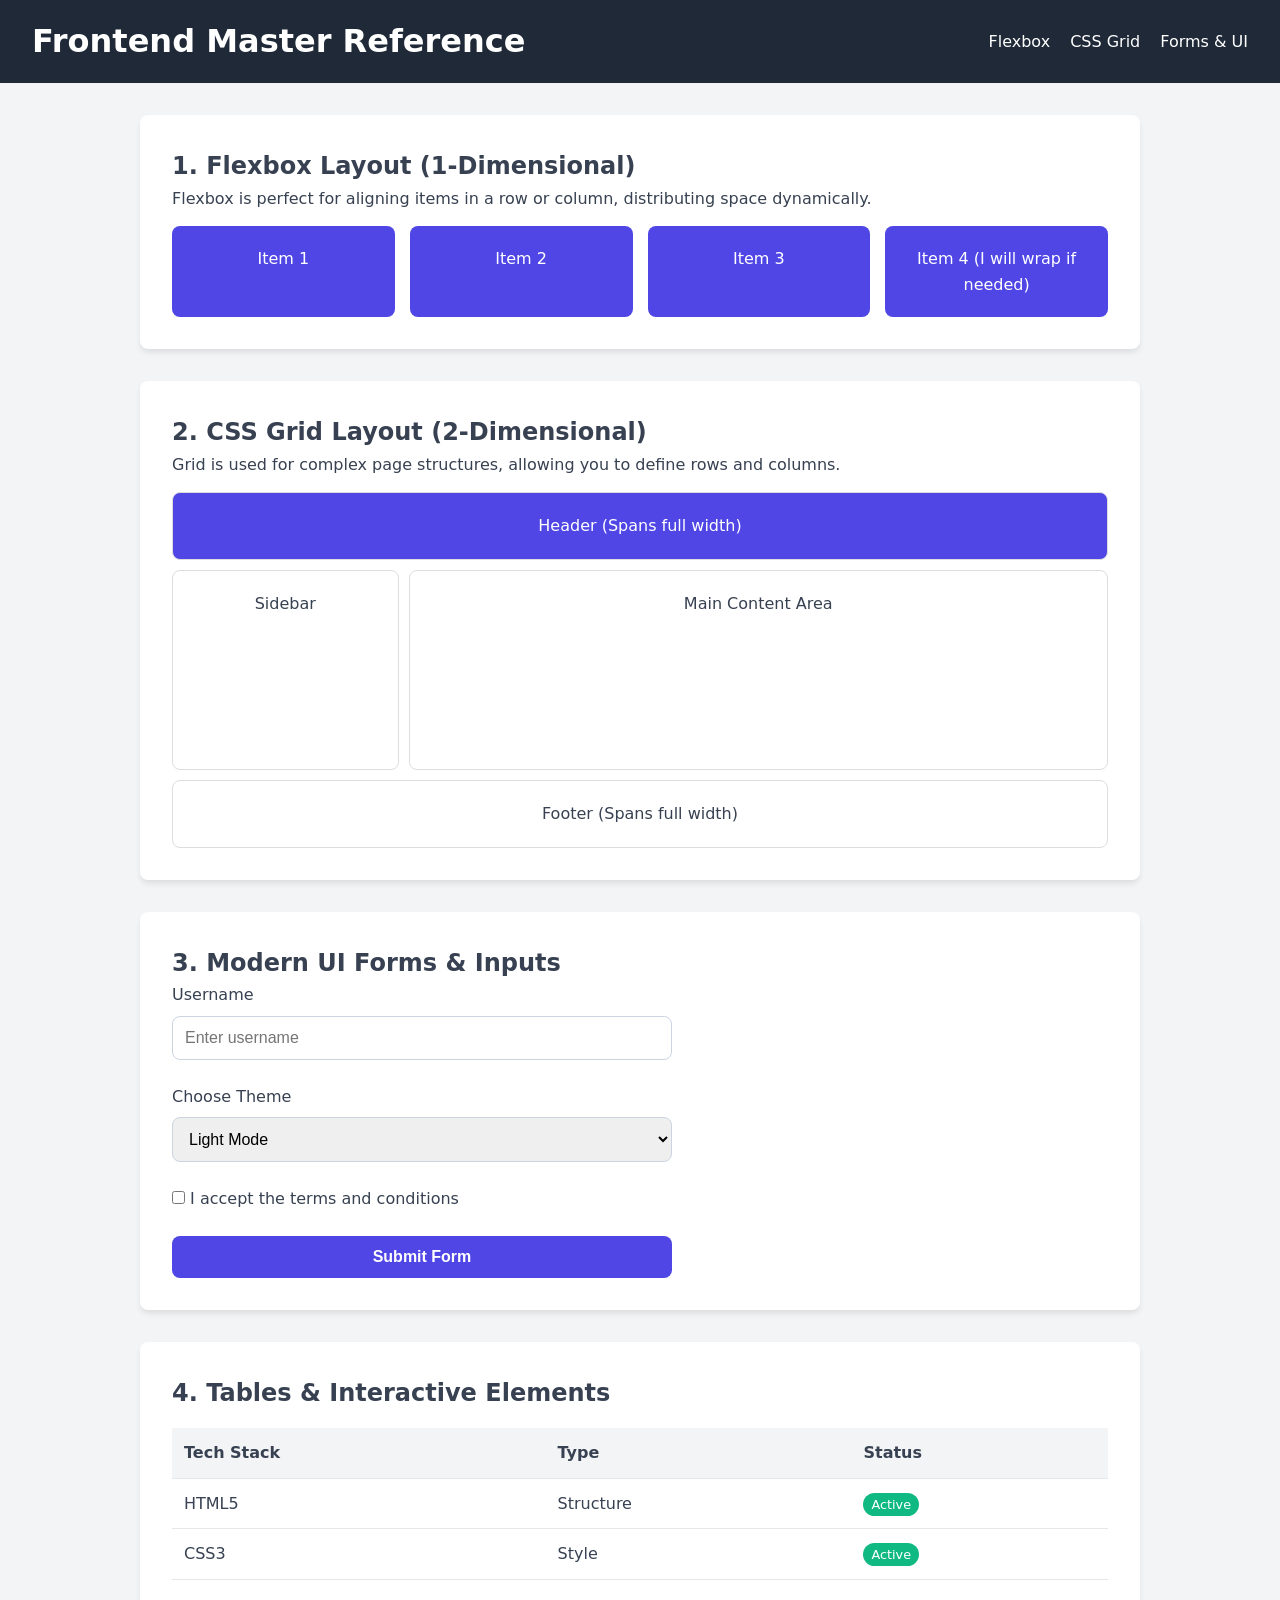
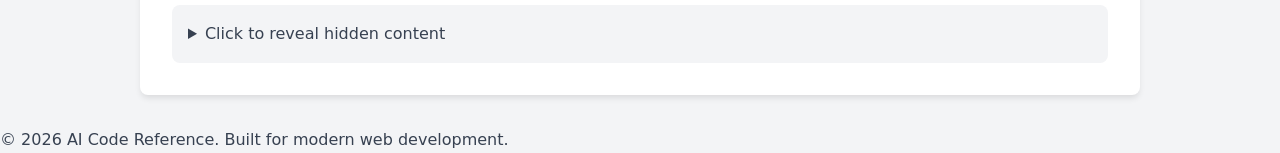
<file: HTML&CSS/index.html>
<!DOCTYPE html>
<html lang="en">
<head>
    <meta charset="UTF-8">
    <meta name="viewport" content="width=device-width, initial-scale=1.0">
    <title>Modern HTML & CSS Masterclass</title>
    <link rel="stylesheet" href="styles.css">
</head>
<body>

    <header class="main-header">
        <h1>Frontend Master Reference</h1>
        <nav>
            <ul class="nav-links">
                <li><a href="#flexbox">Flexbox</a></li>
                <li><a href="#grid">CSS Grid</a></li>
                <li><a href="#forms">Forms & UI</a></li>
            </ul>
        </nav>
    </header>

    <main>
        <section id="flexbox" class="card">
            <h2>1. Flexbox Layout (1-Dimensional)</h2>
            <p>Flexbox is perfect for aligning items in a row or column, distributing space dynamically.</p>
            
            <div class="flex-container">
                <div class="flex-item">Item 1</div>
                <div class="flex-item">Item 2</div>
                <div class="flex-item">Item 3</div>
                <div class="flex-item">Item 4 (I will wrap if needed)</div>
            </div>
        </section>

        <section id="grid" class="card">
            <h2>2. CSS Grid Layout (2-Dimensional)</h2>
            <p>Grid is used for complex page structures, allowing you to define rows and columns.</p>
            
            <div class="grid-container">
                <div class="grid-header">Header (Spans full width)</div>
                <div class="grid-sidebar">Sidebar</div>
                <div class="grid-content">Main Content Area</div>
                <div class="grid-footer">Footer (Spans full width)</div>
            </div>
        </section>

        <section id="forms" class="card">
            <h2>3. Modern UI Forms & Inputs</h2>
            <form action="#" class="modern-form">
                
                <div class="input-group">
                    <label for="username">Username</label>
                    <input type="text" id="username" placeholder="Enter username" required>
                </div>

                <div class="input-group">
                    <label for="theme">Choose Theme</label>
                    <select id="theme">
                        <option value="light">Light Mode</option>
                        <option value="dark">Dark Mode</option>
                    </select>
                </div>

                <div class="checkbox-group">
                    <input type="checkbox" id="terms">
                    <label for="terms">I accept the terms and conditions</label>
                </div>

                <button type="submit" class="btn-primary">Submit Form</button>
            </form>
        </section>

        <section class="card">
            <h2>4. Tables & Interactive Elements</h2>
            
            <table class="styled-table">
                <thead>
                    <tr>
                        <th>Tech Stack</th>
                        <th>Type</th>
                        <th>Status</th>
                    </tr>
                </thead>
                <tbody>
                    <tr>
                        <td>HTML5</td>
                        <td>Structure</td>
                        <td><span class="badge success">Active</span></td>
                    </tr>
                    <tr>
                        <td>CSS3</td>
                        <td>Style</td>
                        <td><span class="badge success">Active</span></td>
                    </tr>
                </tbody>
            </table>

            <br>
            <details class="custom-details">
                <summary>Click to reveal hidden content</summary>
                <p>This is a native HTML accordion. No JavaScript required!</p>
            </details>
        </section>
    </main>

    <footer class="main-footer">
        <p>&copy; 2026 AI Code Reference. Built for modern web development.</p>
    </footer>

</body>
</html>
</file>
<file: HTML&CSS/styles.css>
/* ==========================================================================
   IMPORTANT TOPIC 1: CSS VARIABLES
   Centralizes your design system. Change a color here, it updates everywhere.
   ========================================================================== */
   :root {
    --primary: #4F46E5;       /* Indigo */
    --primary-hover: #4338CA;
    --secondary: #10B981;     /* Emerald */
    --dark: #1F2937;
    --light: #F3F4F6;
    --white: #FFFFFF;
    --text-main: #374151;
    --radius: 8px;
    --shadow: 0 4px 6px -1px rgba(0, 0, 0, 0.1);
}

/* ==========================================================================
   IMPORTANT TOPIC 2: THE RESET & BOX MODEL
   Ensures padding/borders don't increase the total width of elements.
   ========================================================================== */
*, *::before, *::after {
    margin: 0;
    padding: 0;
    box-sizing: border-box; /* Crucial for modern layout */
}

body {
    font-family: system-ui, -apple-system, sans-serif;
    background-color: var(--light);
    color: var(--text-main);
    line-height: 1.6;
}

/* ==========================================================================
   IMPORTANT TOPIC 3: FLEXBOX (Navigation & Cards)
   ========================================================================== */
.main-header {
    background-color: var(--dark);
    color: var(--white);
    padding: 1rem 2rem;
    
    /* Flexbox Initiation */
    display: flex; 
    /* Pushes h1 to the left, nav to the right */
    justify-content: space-between; 
    /* Vertically centers items */
    align-items: center; 
    
    position: sticky; /* Keeps header at top on scroll */
    top: 0;
    z-index: 100;
}

.nav-links {
    list-style: none;
    display: flex;
    gap: 20px; /* Space between flex items */
}

.nav-links a {
    color: var(--white);
    text-decoration: none;
    font-weight: 500;
    transition: color 0.3s ease;
}

.nav-links a:hover {
    color: var(--secondary);
}

/* Flexbox Demonstration Container */
.flex-container {
    display: flex;
    flex-wrap: wrap; /* Allows items to wrap to next line if space runs out */
    gap: 15px;
    margin-top: 15px;
}

.flex-item {
    /* flex-grow: 1, flex-shrink: 1, flex-basis: 200px */
    flex: 1 1 200px; 
    background-color: var(--primary);
    color: var(--white);
    padding: 20px;
    text-align: center;
    border-radius: var(--radius);
}

/* ==========================================================================
   IMPORTANT TOPIC 4: CSS GRID (Complex 2D Layouts)
   ========================================================================== */
.grid-container {
    display: grid;
    /* Creates 4 equal columns */
    grid-template-columns: repeat(4, 1fr); 
    /* Defines row heights automatically based on content, except content area */
    grid-template-rows: auto 200px auto; 
    gap: 10px;
    margin-top: 15px;
}

.grid-container > div {
    background-color: var(--white);
    padding: 20px;
    border: 1px solid #ddd;
    border-radius: var(--radius);
    text-align: center;
}

.grid-header {
    grid-column: 1 / -1; /* Spans from first column line to the very last */
    background-color: var(--primary) !important;
    color: var(--white);
}

.grid-sidebar {
    grid-column: 1 / 2; /* Takes up 1st column */
}

.grid-content {
    grid-column: 2 / 5; /* Takes up columns 2 through 4 */
}

.grid-footer {
    grid-column: 1 / -1;
}

/* ==========================================================================
   IMPORTANT TOPIC 5: STYLING UI & FORMS
   ========================================================================== */
.card {
    background: var(--white);
    margin: 2rem auto;
    max-width: 1000px;
    padding: 2rem;
    border-radius: var(--radius);
    box-shadow: var(--shadow);
}

.modern-form {
    display: flex;
    flex-direction: column; /* Stacks form elements vertically */
    gap: 1.5rem;
    max-width: 500px;
}

.input-group {
    display: flex;
    flex-direction: column;
    gap: 0.5rem;
}

input[type="text"], select {
    padding: 0.75rem;
    border: 1px solid #cbd5e1;
    border-radius: var(--radius);
    font-size: 1rem;
    transition: border-color 0.3s, box-shadow 0.3s;
}

/* Pseudo-class: :focus */
input[type="text"]:focus, select:focus {
    outline: none;
    border-color: var(--primary);
    box-shadow: 0 0 0 3px rgba(79, 70, 229, 0.2);
}

.btn-primary {
    background-color: var(--primary);
    color: var(--white);
    padding: 0.75rem 1.5rem;
    border: none;
    border-radius: var(--radius);
    font-size: 1rem;
    cursor: pointer;
    font-weight: bold;
    transition: background-color 0.2s, transform 0.1s; /* Animations */
}

/* Pseudo-classes: :hover and :active */
.btn-primary:hover { background-color: var(--primary-hover); }
.btn-primary:active { transform: scale(0.98); } /* Click effect */

/* ==========================================================================
   MISC UI (Tables, Badges, Accordions)
   ========================================================================== */
.styled-table {
    width: 100%;
    border-collapse: collapse;
    margin-top: 1rem;
}

.styled-table th, .styled-table td {
    padding: 12px;
    border-bottom: 1px solid #e5e7eb;
    text-align: left;
}

.styled-table th { background-color: var(--light); }

.badge.success {
    background-color: var(--secondary);
    color: white;
    padding: 4px 8px;
    border-radius: 12px;
    font-size: 0.8rem;
}

.custom-details {
    background: var(--light);
    padding: 1rem;
    border-radius: var(--radius);
    cursor: pointer;
}

/* ==========================================================================
   IMPORTANT TOPIC 6: MEDIA QUERIES (Responsive Design)
   Rules that only apply when the screen is smaller than 768px (Tablets/Phones)
   ========================================================================== */
@media (max-width: 768px) {
    .main-header {
        flex-direction: column; /* Stack header items vertically */
        gap: 15px;
    }

    .grid-container {
        /* On mobile, turn the grid into a single vertical column */
        grid-template-columns: 1fr;
        grid-template-rows: auto; 
    }

    /* Reset grid columns to standard block flow on mobile */
    .grid-header, .grid-sidebar, .grid-content, .grid-footer {
        grid-column: 1 / -1;
    }
}
</file>
